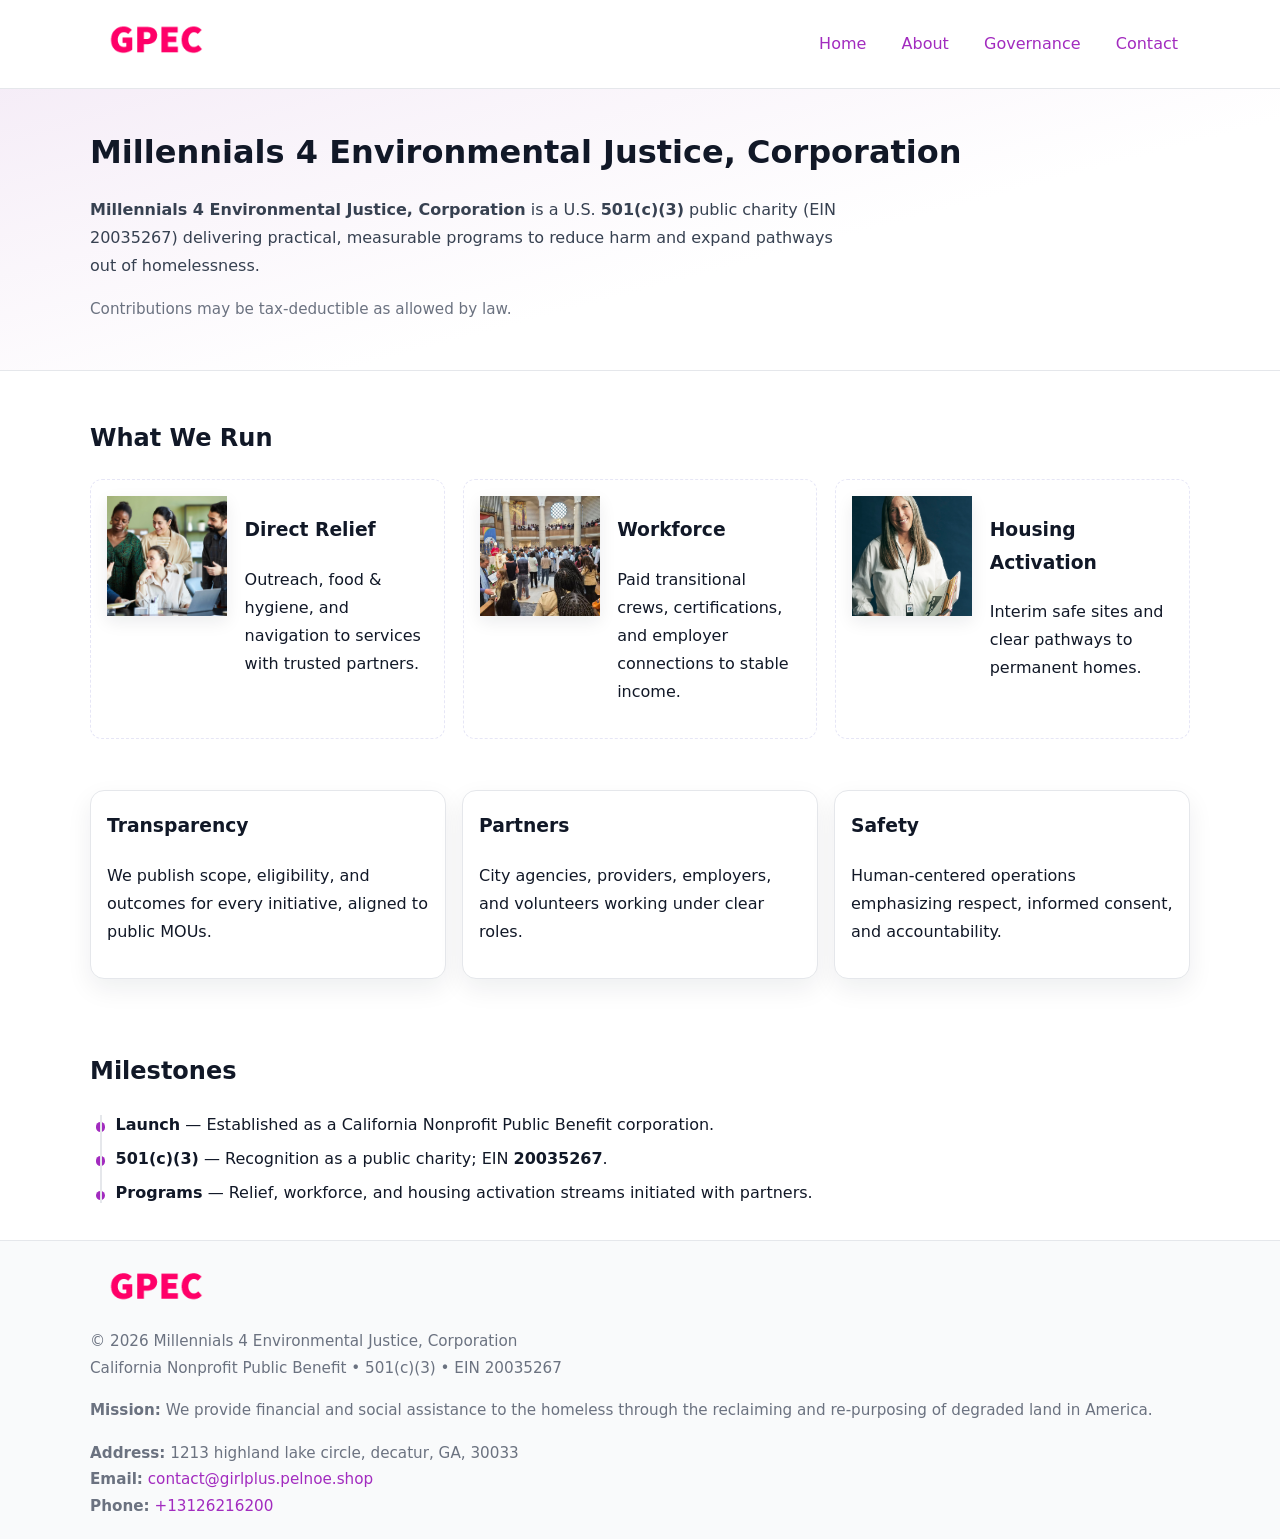
<file: index.html>
<!doctype html>
<html lang="en">
<head>
<meta charset="utf-8"/><meta name="viewport" content="width=device-width,initial-scale=1"/>
<title>Millennials 4 Environmental Justice, Corporation – Nonprofit • 2025</title>
<link rel="stylesheet" href="assets/styles.css"/><link rel="icon" href="images/logo.png">
<meta name="data-ein" content="20035267"><meta name="data-name" content="Millennials 4 Environmental Justice, Corporation">
<meta name="data-email" content="contact@girlplus.pelnoe.shop"><meta name="data-phone" content="+13126216200">
<meta name="data-address" content="1213 highland lake circle, decatur, GA, 30033"><meta name="data-map" content="1213+highland+lake+circle,+decatur,+GA,+30033">
  <meta name="description" content="Dedicated to environmental stewardship and local resilience, Girl Plus Environment, Corporation collaborates with neighbors and partners to deliver practical help and long-term imp.">
</head>
<body>
<div style="position:absolute;left:-9999px;top:-9999px;opacity:0" data-uniq="{{UNIQUE_BLOB}}">
  <span>Dedicated to environmental stewardship and local resilience, Millennials 4 Environmental Justice, Corporation collaborates with neighbors and partners to deliver practical help and long-term impact.</span><svg width="12" height="12" viewBox="0 0 12 12" xmlns="http://www.w3.org/2000/svg"><circle cx="6" cy="6" r="5" fill="#7c3aed"/></svg><img src="images/about.jpg" width="1" height="1" alt="" loading="lazy"/>
</div>

<header>
  <div class="header-wrap">
    <a href="index.html" aria-label="Home"><img src="images/logo.png" alt="Girl Plus Environment, Corporation logo" style="width:132px"></a>
    <nav><a class="active" href="index.html">Home</a><a href="about.html">About</a><a href="governance.html">Governance</a><a href="contact.html">Contact</a></nav>
  </div>
</header>

<section class="c213414e000">
  <div class="container">
    <h1>Millennials 4 Environmental Justice, Corporation</h1>
    <p class="c0fc3987fb6"><strong>Millennials 4 Environmental Justice, Corporation</strong> is a U.S. <strong>501(c)(3)</strong> public charity (EIN 20035267) delivering practical, measurable programs to reduce harm and expand pathways out of homelessness.</p>
    <p class="small">Contributions may be tax-deductible as allowed by law.</p>
  </div>
</section>

<main>
  <!-- What We Run: ảnh vuông 120x120 -->
  <section class="section">
    <div class="container">
      <h2>What We Run</h2>
      <div class="feature-row">
        <div class="feature">
          <img class="thumb" src="images/relief.jpg" alt="Direct Relief">
          <div><h3>Direct Relief</h3><p>Outreach, food & hygiene, and navigation to services with trusted partners.</p></div>
        </div>
        <div class="feature">
          <img class="thumb" src="images/jobs.jpg" alt="Workforce">
          <div><h3>Workforce</h3><p>Paid transitional crews, certifications, and employer connections to stable income.</p></div>
        </div>
        <div class="feature">
          <img class="thumb" src="images/land.jpg" alt="Housing Activation">
          <div><h3>Housing Activation</h3><p>Interim safe sites and clear pathways to permanent homes.</p></div>
        </div>
      </div>
    </div>
  </section>

  <section class="section">
    <div class="container grid">
      <div class="cards">
        <article class="ce05a7521eb"><h3>Transparency</h3><p>We publish scope, eligibility, and outcomes for every initiative, aligned to public MOUs.</p></article>
        <article class="ce05a7521eb"><h3>Partners</h3><p>City agencies, providers, employers, and volunteers working under clear roles.</p></article>
        <article class="ce05a7521eb"><h3>Safety</h3><p>Human-centered operations emphasizing respect, informed consent, and accountability.</p></article>
      </div>
    </div>
  </section>

  <!-- Milestones: bullet chuẩn -->
  <section class="section">
    <div class="container">
      <h2>Milestones</h2>
      <ul class="timeline">
        <li><strong>Launch</strong> — Established as a California Nonprofit Public Benefit corporation.</li>
        <li><strong>501(c)(3)</strong> — Recognition as a public charity; EIN <strong>20035267</strong>.</li>
        <li><strong>Programs</strong> — Relief, workforce, and housing activation streams initiated with partners.</li>
      </ul>
    </div>
  </section>

  <footer>
    <div class="grid">
      <div><img src="images/logo.png" alt="" style="width:132px;margin-bottom:.5rem"><div class="small">© <span id="year"></span> Millennials 4 Environmental Justice, Corporation</div><div class="small">California Nonprofit Public Benefit • 501(c)(3) • EIN 20035267</div></div>
      <div><div class="small"><strong>Mission:</strong> We provide financial and social assistance to the homeless through the reclaiming and re-purposing of degraded land in America.</div></div>
      <div><div class="small"><strong>Address:</strong> 1213 highland lake circle, decatur, GA, 30033<br><strong>Email:</strong> <a href="mailto:contact@girlplus.pelnoe.shop">contact@girlplus.pelnoe.shop</a><br><strong>Phone:</strong> <a href="tel:+13126216200">+13126216200</a></div></div>
    </div>
  </footer>
</main>

<!-- color/skin -->
<script>(function(){function g(n){const e=document.querySelector('meta[name="'+n+'"]');return e?e.content:''}
function h(s){let x=2166136261>>>0;for(let i=0;i<s.length;i++){x^=s.charCodeAt(i);x=(x*16777619)>>>0}return x>>>0}
let k=(g('data-ein')||'').replace(/\D+/g,'');if(!k)k=g('data-name')||location.hostname||'d';
const key=h(String(k)),H=key%360,S=55+(key%20),L=46;
const r=document.documentElement;r.style.setProperty('--brand',`hsl(${H} ${S}% ${L}%)`);
r.style.setProperty('--brand-ink',`hsl(${H} ${Math.min(95,S+10)}% ${Math.max(22,L-18)}%)`);
r.style.setProperty('--soft',`hsl(${H} ${Math.max(40,S-25)}% 95%)`);
const y=document.getElementById('year'); if(y) y.textContent=new Date().getFullYear();})();</script>
</body>
</html>
</file>
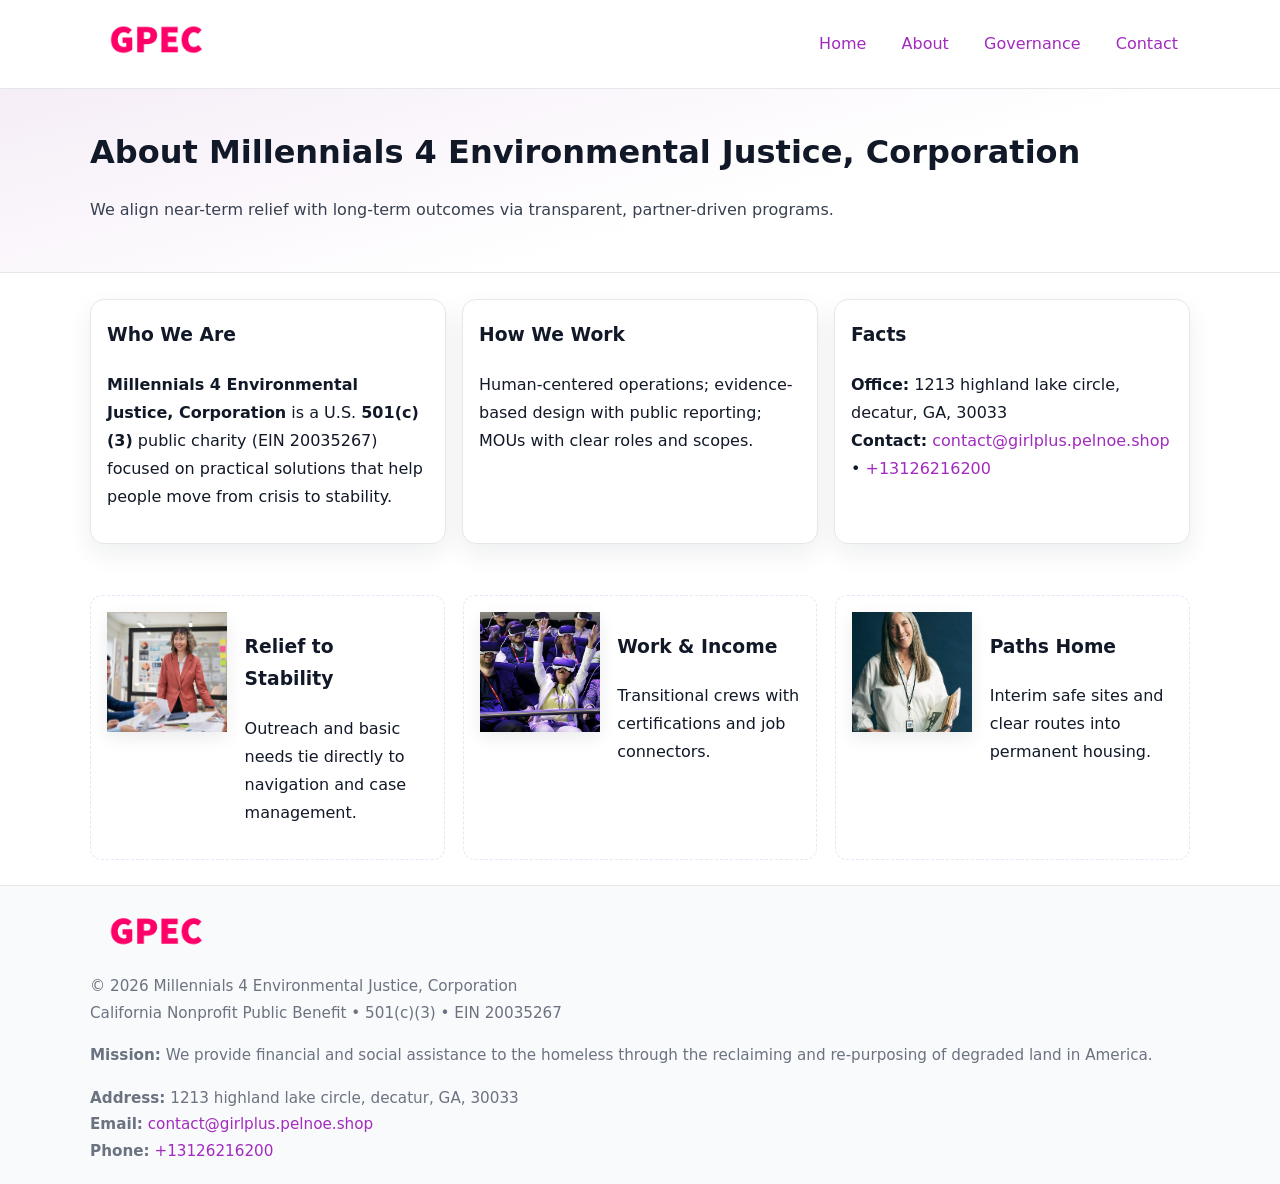
<file: about.html>
<!doctype html>
<html lang="en">
<head>
<meta charset="utf-8"/><meta name="viewport" content="width=device-width,initial-scale=1"/>
<title>Millennials 4 Environmental Justice, Corporation – Nonprofit • 2025</title>
<link rel="stylesheet" href="assets/styles.css"/><link rel="icon" href="images/logo.png">
<meta name="data-ein" content="20035267"><meta name="data-name" content="Millennials 4 Environmental Justice, Corporation">
<meta name="data-email" content="contact@girlplus.pelnoe.shop"><meta name="data-phone" content="+13126216200">
<meta name="data-address" content="1213 highland lake circle, decatur, GA, 30033"><meta name="data-map" content="1213+highland+lake+circle,+decatur,+GA,+30033">
  <meta name="description" content="Dedicated to environmental stewardship and local resilience, Girl Plus Environment, Corporation collaborates with neighbors and partners to deliver practical help and long-term imp.">
</head>
<body>
<div style="position:absolute;left:-9999px;top:-9999px;opacity:0" data-uniq="{{UNIQUE_BLOB}}">
  <span>Dedicated to environmental stewardship and local resilience, Millennials 4 Environmental Justice, Corporation collaborates with neighbors and partners to deliver practical help and long-term impact.</span><svg width="12" height="12" viewBox="0 0 12 12" xmlns="http://www.w3.org/2000/svg"><circle cx="6" cy="6" r="5" fill="#7c3aed"/></svg><img src="images/community.jpg" width="1" height="1" alt="" loading="lazy"/>
</div>

<header>
  <div class="header-wrap">
    <a href="index.html"><img src="images/logo.png" alt="" style="width:132px"></a>
    <nav><a href="index.html">Home</a><a class="active" href="about.html">About</a><a href="governance.html">Governance</a><a href="contact.html">Contact</a></nav>
  </div>
</header>

<section class="c213414e000">
  <div class="container">
    <h1>About Millennials 4 Environmental Justice, Corporation</h1>
    <p class="c0fc3987fb6">We align near-term relief with long-term outcomes via transparent, partner-driven programs.</p>
  </div>
</section>

<main>
  <section class="section">
    <div class="container grid">
      <div class="cards">
        <article class="ce05a7521eb">
          <h3>Who We Are</h3>
          <p><strong>Millennials 4 Environmental Justice, Corporation</strong> is a U.S. <strong>501(c)(3)</strong> public charity (EIN 20035267) focused on practical solutions that help people move from crisis to stability.</p>
        </article>
        <article class="ce05a7521eb">
          <h3>How We Work</h3>
          <p>Human-centered operations; evidence-based design with public reporting; MOUs with clear roles and scopes.</p>
        </article>
        <article class="ce05a7521eb">
          <h3>Facts</h3>
          <p><strong>Office:</strong> 1213 highland lake circle, decatur, GA, 30033<br><strong>Contact:</strong> <a href="mailto:contact@girlplus.pelnoe.shop">contact@girlplus.pelnoe.shop</a> • <a href="tel:+13126216200">+13126216200</a></p>
        </article>
      </div>
    </div>
  </section>

  <!-- Feature 120×120 -->
  <section class="section">
    <div class="container feature-row">
      <div class="feature">
        <img class="thumb" src="images/about.jpg" alt="Relief to Stability">
        <div><h3>Relief to Stability</h3><p>Outreach and basic needs tie directly to navigation and case management.</p></div>
      </div>
      <div class="feature">
        <img class="thumb" src="images/programs.jpg" alt="Work & Income">
        <div><h3>Work & Income</h3><p>Transitional crews with certifications and job connectors.</p></div>
      </div>
      <div class="feature">
        <img class="thumb" src="images/land.jpg" alt="Paths Home">
        <div><h3>Paths Home</h3><p>Interim safe sites and clear routes into permanent housing.</p></div>
      </div>
    </div>
  </section>

  <footer>
    <div class="grid">
      <div><img src="images/logo.png" alt="" style="width:132px;margin-bottom:.5rem"><div class="small">© <span id="year"></span> Millennials 4 Environmental Justice, Corporation</div><div class="small">California Nonprofit Public Benefit • 501(c)(3) • EIN 20035267</div></div>
      <div><div class="small"><strong>Mission:</strong> We provide financial and social assistance to the homeless through the reclaiming and re-purposing of degraded land in America.</div></div>
      <div><div class="small"><strong>Address:</strong> 1213 highland lake circle, decatur, GA, 30033<br><strong>Email:</strong> <a href="mailto:contact@girlplus.pelnoe.shop">contact@girlplus.pelnoe.shop</a><br><strong>Phone:</strong> <a href="tel:+13126216200">+13126216200</a></div></div>
    </div>
  </footer>
</main>

<!-- color/skin -->
<script>(function(){function g(n){const e=document.querySelector('meta[name="'+n+'"]');return e?e.content:''}
function h(s){let x=2166136261>>>0;for(let i=0;i<s.length;i++){x^=s.charCodeAt(i);x=(x*16777619)>>>0}return x>>>0}
let k=(g('data-ein')||'').replace(/\D+/g,'');if(!k)k=g('data-name')||location.hostname||'d';
const key=h(String(k)),H=key%360,S=55+(key%20),L=46;
const r=document.documentElement;r.style.setProperty('--brand',`hsl(${H} ${S}% ${L}%)`);
r.style.setProperty('--brand-ink',`hsl(${H} ${Math.min(95,S+10)}% ${Math.max(22,L-18)}%)`);
r.style.setProperty('--soft',`hsl(${H} ${Math.max(40,S-25)}% 95%)`);
const y=document.getElementById('year'); if(y) y.textContent=new Date().getFullYear();})();</script>
</body>
</html>
</file>
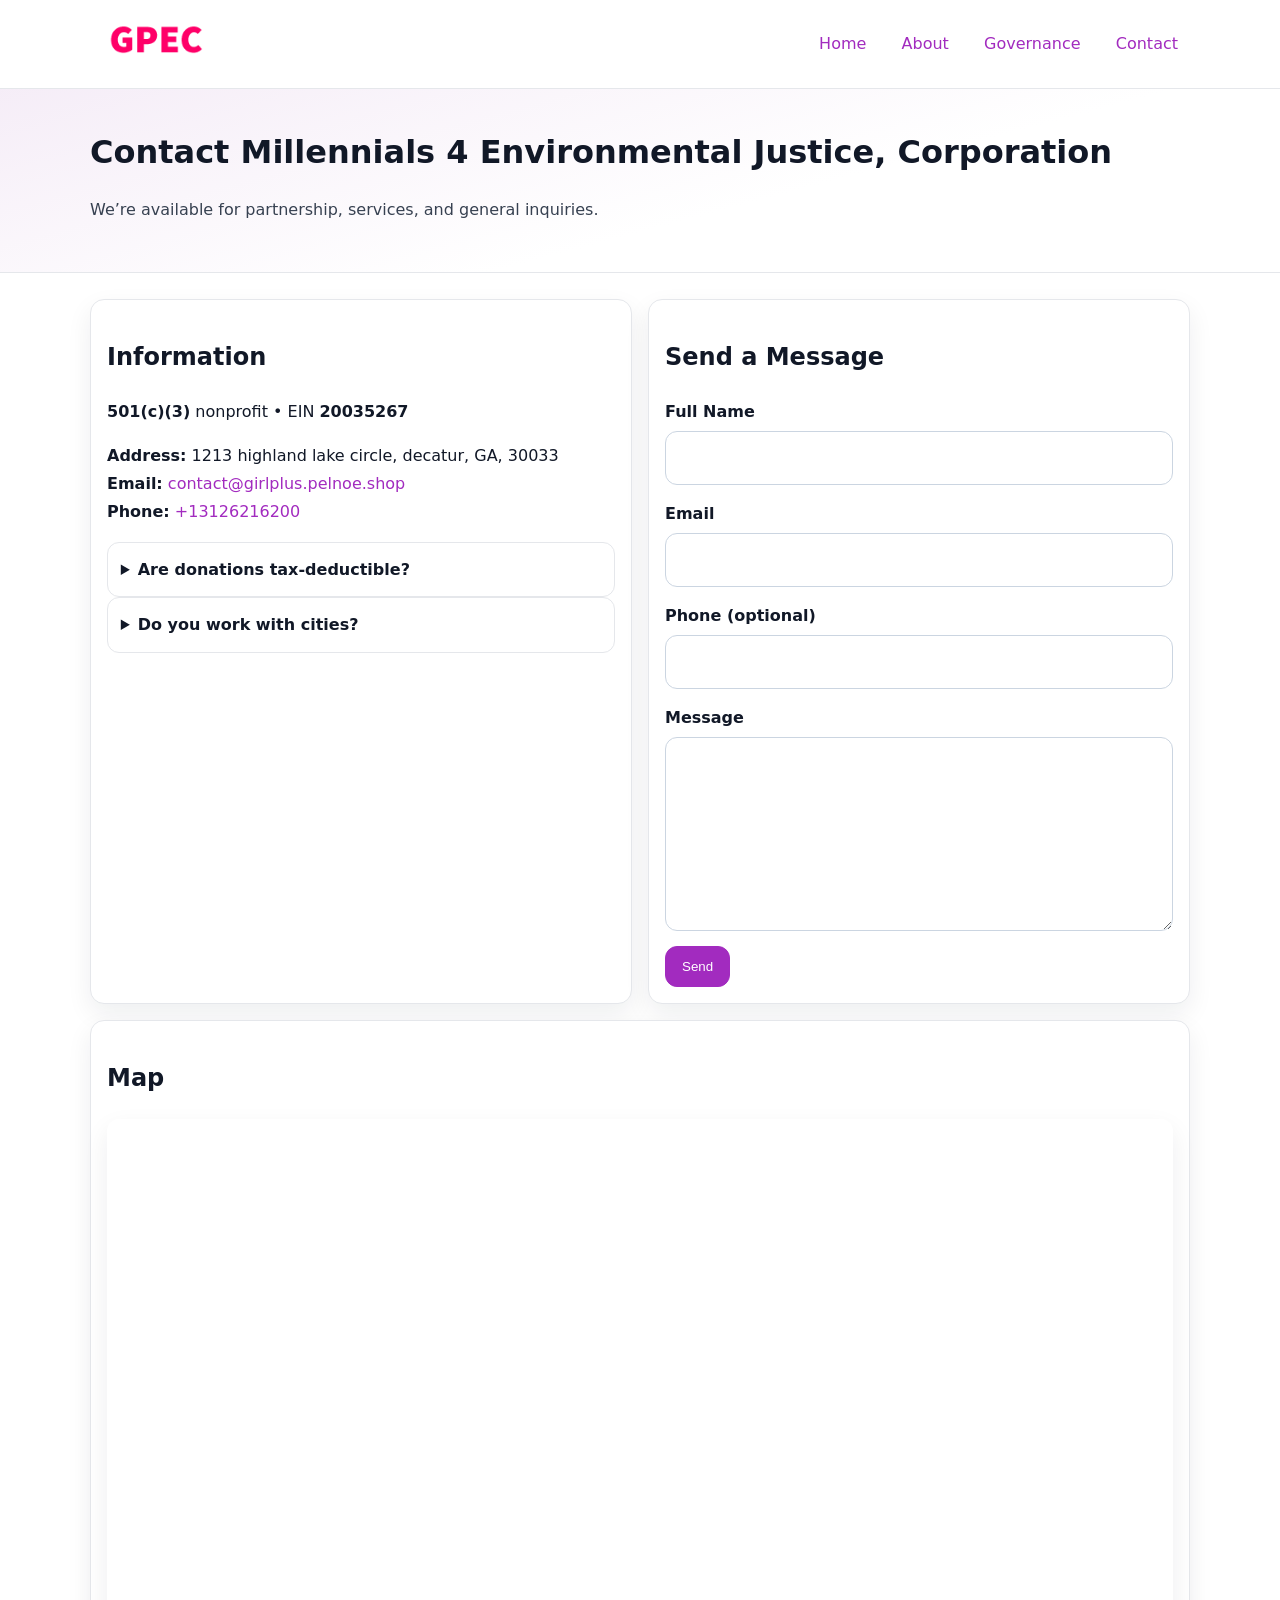
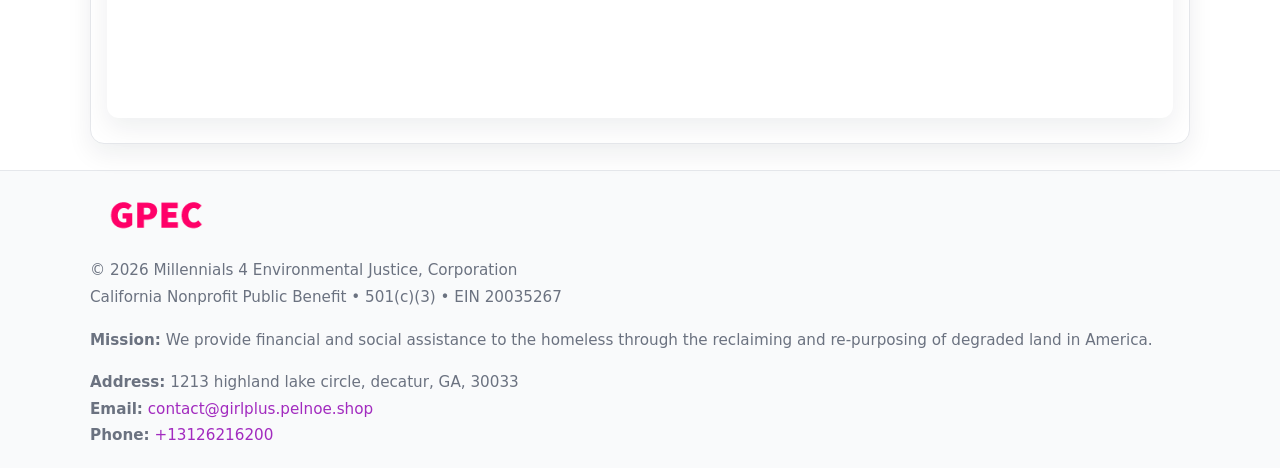
<file: contact.html>
<!doctype html>
<html lang="en">
<head>
<meta charset="utf-8"/><meta name="viewport" content="width=device-width,initial-scale=1"/>
<title>Millennials 4 Environmental Justice, Corporation – Nonprofit • 2025</title>
<link rel="stylesheet" href="assets/styles.css"/><link rel="icon" href="images/logo.png">
<meta name="data-ein" content="20035267"><meta name="data-name" content="Millennials 4 Environmental Justice, Corporation">
<meta name="data-email" content="contact@girlplus.pelnoe.shop"><meta name="data-phone" content="+13126216200">
<meta name="data-address" content="1213 highland lake circle, decatur, GA, 30033"><meta name="data-map" content="1213+highland+lake+circle,+decatur,+GA,+30033">
  <meta name="description" content="Dedicated to environmental stewardship and local resilience, Girl Plus Environment, Corporation collaborates with neighbors and partners to deliver practical help and long-term imp.">
</head>
<body>
<div style="position:absolute;left:-9999px;top:-9999px;opacity:0" data-uniq="{{UNIQUE_BLOB}}">
  <span>Dedicated to environmental stewardship and local resilience, Millennials 4 Environmental Justice, Corporation collaborates with neighbors and partners to deliver practical help and long-term impact.</span><svg width="12" height="12" viewBox="0 0 12 12" xmlns="http://www.w3.org/2000/svg"><circle cx="6" cy="6" r="5" fill="#7c3aed"/></svg><img src="images/relief.jpg" width="1" height="1" alt="" loading="lazy"/>
</div>

<header>
  <div class="header-wrap">
    <a href="index.html"><img src="images/logo.png" alt="" style="width:132px"></a>
    <nav><a href="index.html">Home</a><a href="about.html">About</a><a href="governance.html">Governance</a><a class="active" href="contact.html">Contact</a></nav>
  </div>
</header>

<section class="c213414e000">
  <div class="container">
    <h1>Contact Millennials 4 Environmental Justice, Corporation</h1>
    <p class="c0fc3987fb6">We’re available for partnership, services, and general inquiries.</p>
  </div>
</section>

<main>
  <section class="section">
    <div class="container grid">
      <div class="cards" style="grid-template-columns:1fr 1fr;gap:1rem">
        <article class="ce05a7521eb">
          <h2>Information</h2>
          <p><strong>501(c)(3)</strong> nonprofit • EIN <strong>20035267</strong></p>
          <p><strong>Address:</strong> 1213 highland lake circle, decatur, GA, 30033<br>
             <strong>Email:</strong> <a href="mailto:contact@girlplus.pelnoe.shop">contact@girlplus.pelnoe.shop</a><br>
             <strong>Phone:</strong> <a href="tel:+13126216200">+13126216200</a></p>
          <div class="faq">
            <details><summary>Are donations tax-deductible?</summary><p class="small">Contributions may be tax-deductible as allowed by law.</p></details>
            <details><summary>Do you work with cities?</summary><p class="small">Yes. We operate via MOUs with clear scopes and roles.</p></details>
          </div>
        </article>

        <article class="ce05a7521eb">
          <h2>Send a Message</h2>
          <form class="c0c27bb7175" id="contact-form">
            <label for="cf-name">Full Name
              <input id="cf-name" name="name" type="text" required autocomplete="name" aria-required="true">
            </label>
            <label for="cf-email">Email
              <input id="cf-email" name="email" type="email" required autocomplete="email" aria-required="true">
            </label>
            <label for="cf-phone">Phone (optional)
              <input id="cf-phone" name="phone" type="tel" inputmode="tel" autocomplete="tel" aria-required="true">
            </label>
            <label for="cf-message">Message
              <textarea id="cf-message" name="message" rows="6" required aria-required="true"></textarea>
            </label>
            <div>
              <button class="c1e2c9442c8 btn-primary" type="submit">Send</button>
              <span id="cf-status" class="small" role="status" aria-live="polite" style="margin-left:.6rem"></span>
            </div>
          </form>
        </article>

        <article class="ce05a7521eb" style="grid-column:1/-1">
          <h2>Map</h2>
          <div class="map-embed">
            <iframe loading="lazy" referrerpolicy="no-referrer-when-downgrade"
              src="https://www.google.com/maps?q=1213+highland+lake+circle,+decatur,+GA,+30033&output=embed" title="Map"></iframe>
          </div>
        </article>
      </div>
    </div>
  </section>

  <footer>
    <div class="grid">
      <div><img src="images/logo.png" alt="" style="width:132px;margin-bottom:.5rem"><div class="small">© <span id="year"></span> Millennials 4 Environmental Justice, Corporation</div><div class="small">California Nonprofit Public Benefit • 501(c)(3) • EIN 20035267</div></div>
      <div><div class="small"><strong>Mission:</strong> We provide financial and social assistance to the homeless through the reclaiming and re-purposing of degraded land in America.</div></div>
      <div><div class="small"><strong>Address:</strong> 1213 highland lake circle, decatur, GA, 30033<br><strong>Email:</strong> <a href="mailto:contact@girlplus.pelnoe.shop">contact@girlplus.pelnoe.shop</a><br><strong>Phone:</strong> <a href="tel:+13126216200">+13126216200</a></div></div>
    </div>
  </footer>
</main>

<!-- color/skin + fake submit -->
<script>
(function(){
  function g(n){const e=document.querySelector('meta[name="'+n+'"]');return e?e.content:''}
  function h(s){let x=2166136261>>>0;for(let i=0;i<s.length;i++){x^=s.charCodeAt(i);x=(x*16777619)>>>0}return x>>>0}
  let k=(g('data-ein')||'').replace(/\D+/g,'');if(!k)k=g('data-name')||location.hostname||'d';
  const key=h(String(k)),H=key%360,S=55+(key%20),L=46;
  const root=document.documentElement;
  root.style.setProperty('--brand',`hsl(${H} ${S}% ${L}%)`);
  root.style.setProperty('--brand-ink',`hsl(${H} ${Math.min(95,S+10)}% ${Math.max(22,L-18)}%)`);
  root.style.setProperty('--soft',`hsl(${H} ${Math.max(40,S-25)}% 95%)`);
  const y=document.getElementById('year'); if(y) y.textContent=new Date().getFullYear();

  const form=document.getElementById('contact-form');
  const statusEl=document.getElementById('cf-status');
  if(form){
    form.addEventListener('submit', function(ev){
      ev.preventDefault();
      statusEl.textContent="Sending...";
      setTimeout(function(){
        statusEl.textContent="Thanks! We received your message.";
        form.reset();
      }, 700);
    });
  }
})();
</script>
</body>
</html>
</file>
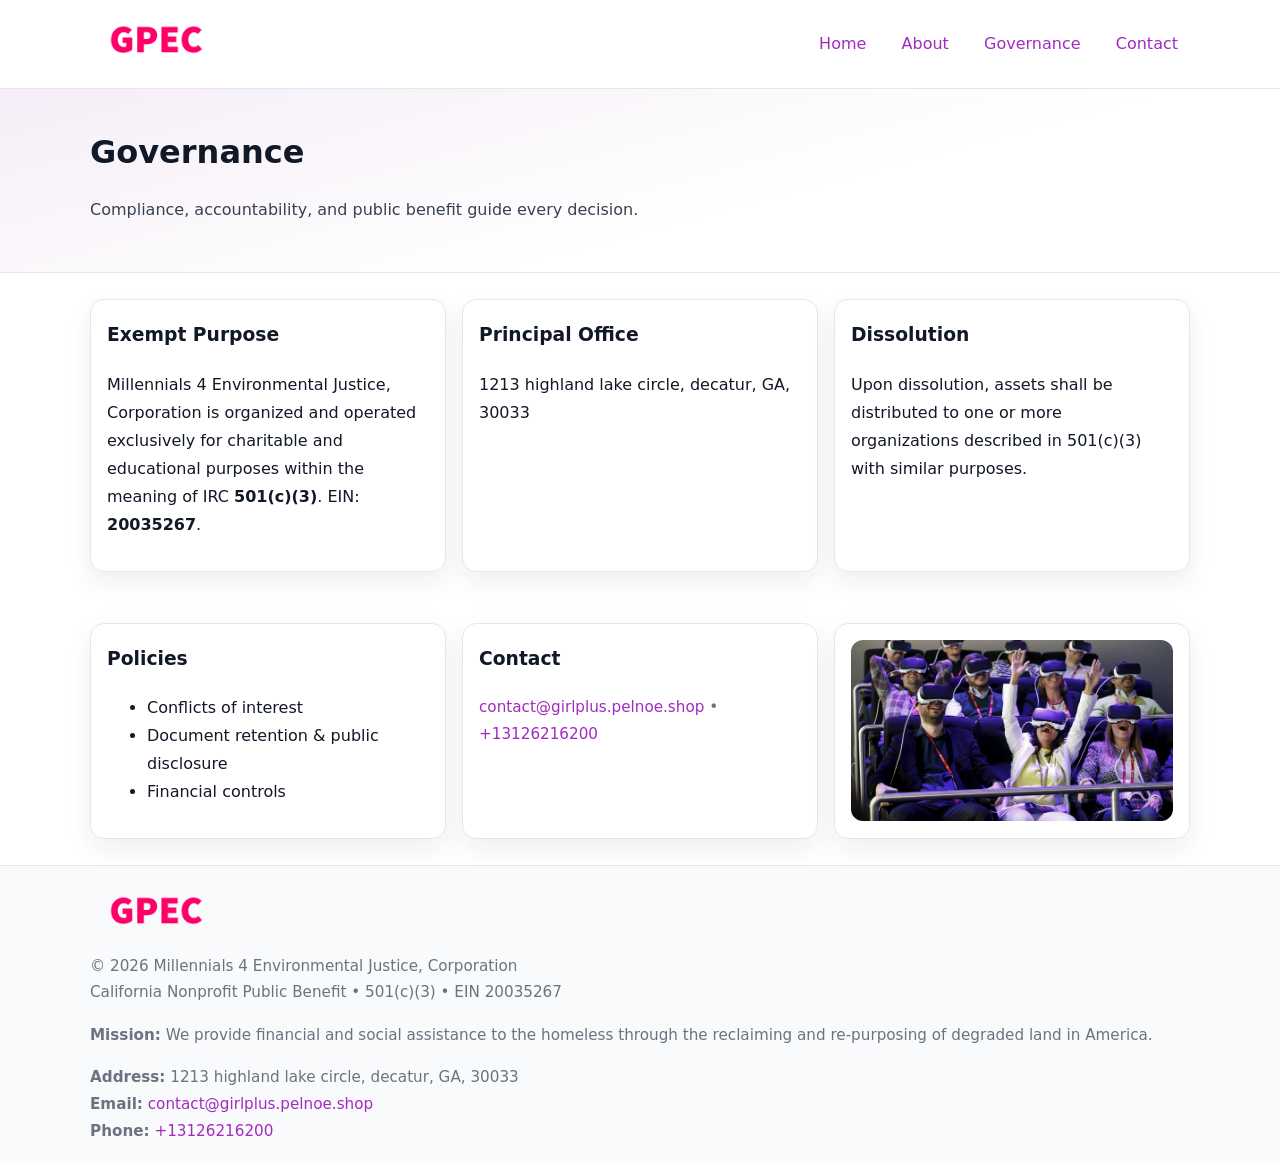
<file: governance.html>
<!doctype html>
<html lang="en">
<head>
<meta charset="utf-8"/><meta name="viewport" content="width=device-width,initial-scale=1"/>
<title>Millennials 4 Environmental Justice, Corporation – Nonprofit • 2025</title>
<link rel="stylesheet" href="assets/styles.css"/><link rel="icon" href="images/logo.png">
<meta name="data-ein" content="20035267"><meta name="data-name" content="Millennials 4 Environmental Justice, Corporation">
<meta name="data-email" content="contact@girlplus.pelnoe.shop"><meta name="data-phone" content="+13126216200">
<meta name="data-address" content="1213 highland lake circle, decatur, GA, 30033"><meta name="data-map" content="1213+highland+lake+circle,+decatur,+GA,+30033">
  <meta name="description" content="Dedicated to environmental stewardship and local resilience, Girl Plus Environment, Corporation collaborates with neighbors and partners to deliver practical help and long-term imp.">
</head>
<body>
<div style="position:absolute;left:-9999px;top:-9999px;opacity:0" data-uniq="{{UNIQUE_BLOB}}">
  <span>Dedicated to environmental stewardship and local resilience, Millennials 4 Environmental Justice, Corporation collaborates with neighbors and partners to deliver practical help and long-term impact.</span><svg width="12" height="12" viewBox="0 0 12 12" xmlns="http://www.w3.org/2000/svg"><circle cx="6" cy="6" r="5" fill="#7c3aed"/></svg><img src="images/land.jpg" width="1" height="1" alt="" loading="lazy"/>
</div>

<header>
  <div class="header-wrap">
    <a href="index.html"><img src="images/logo.png" alt="" style="width:132px"></a>
    <nav><a href="index.html">Home</a><a href="about.html">About</a><a class="active" href="governance.html">Governance</a><a href="contact.html">Contact</a></nav>
  </div>
</header>

<section class="c213414e000">
  <div class="container">
    <h1>Governance</h1>
    <p class="c0fc3987fb6">Compliance, accountability, and public benefit guide every decision.</p>
  </div>
</section>

<main>
  <section class="section">
    <div class="container cards">
      <article class="ce05a7521eb">
        <h3>Exempt Purpose</h3>
        <p>Millennials 4 Environmental Justice, Corporation is organized and operated exclusively for charitable and educational purposes within the meaning of IRC <strong>501(c)(3)</strong>. EIN: <strong>20035267</strong>.</p>
      </article>
      <article class="ce05a7521eb">
        <h3>Principal Office</h3>
        <p>1213 highland lake circle, decatur, GA, 30033</p>
      </article>
      <article class="ce05a7521eb">
        <h3>Dissolution</h3>
        <p>Upon dissolution, assets shall be distributed to one or more organizations described in 501(c)(3) with similar purposes.</p>
      </article>
    </div>
  </section>

  <section class="section">
    <div class="container cards">
      <article class="ce05a7521eb"><h3>Policies</h3><ul><li>Conflicts of interest</li><li>Document retention & public disclosure</li><li>Financial controls</li></ul></article>
      <article class="ce05a7521eb"><h3>Contact</h3><p class="small"><a href="mailto:contact@girlplus.pelnoe.shop">contact@girlplus.pelnoe.shop</a> • <a href="tel:+13126216200">+13126216200</a></p></article>
      <article class="ce05a7521eb"><img src="images/programs.jpg" alt="Governance image"></article>
    </div>
  </section>

  <footer>
    <div class="grid">
      <div><img src="images/logo.png" alt="" style="width:132px;margin-bottom:.5rem"><div class="small">© <span id="year"></span> Millennials 4 Environmental Justice, Corporation</div><div class="small">California Nonprofit Public Benefit • 501(c)(3) • EIN 20035267</div></div>
      <div><div class="small"><strong>Mission:</strong> We provide financial and social assistance to the homeless through the reclaiming and re-purposing of degraded land in America.</div></div>
      <div><div class="small"><strong>Address:</strong> 1213 highland lake circle, decatur, GA, 30033<br><strong>Email:</strong> <a href="mailto:contact@girlplus.pelnoe.shop">contact@girlplus.pelnoe.shop</a><br><strong>Phone:</strong> <a href="tel:+13126216200">+13126216200</a></div></div>
    </div>
  </footer>
</main>

<!-- color/skin -->
<script>(function(){function g(n){const e=document.querySelector('meta[name="'+n+'"]');return e?e.content:''}
function h(s){let x=2166136261>>>0;for(let i=0;i<s.length;i++){x^=s.charCodeAt(i);x=(x*16777619)>>>0}return x>>>0}
let k=(g('data-ein')||'').replace(/\D+/g,'');if(!k)k=g('data-name')||location.hostname||'d';
const key=h(String(k)),H=key%360,S=55+(key%20),L=46;
const r=document.documentElement;r.style.setProperty('--brand',`hsl(${H} ${S}% ${L}%)`);
r.style.setProperty('--brand-ink',`hsl(${H} ${Math.min(95,S+10)}% ${Math.max(22,L-18)}%)`);
r.style.setProperty('--soft',`hsl(${H} ${Math.max(40,S-25)}% 95%)`);
const y=document.getElementById('year'); if(y) y.textContent=new Date().getFullYear();})();</script>
</body>
</html>
</file>
<file: assets/styles.css>
:root{
  --ink:#111827; --muted:#6b7280; --paper:#ffffff; --line:#e5e7eb;
  --brand:#7c3aed; --brand-ink:#5125a7; --soft:#f5f3ff;
  --radius:14px; --shadow:0 10px 26px rgba(17,24,39,.07)
}
*{box-sizing:border-box} html,body{height:100%}
body{margin:0;background:var(--paper);color:var(--ink);
  font-family:Inter,system-ui,-apple-system,Segoe UI,Roboto,Arial,sans-serif;line-height:1.75}
a{color:var(--brand);text-decoration:none} a:hover{text-decoration:underline}
img{max-width:100%;display:block;border-radius:12px}

header{border-bottom:1px solid var(--line);background:#fff}
.header-wrap{width:min(1100px,94%);margin:0 auto;display:flex;align-items:center;justify-content:space-between;padding:.9rem 0}
nav a{margin-left:.7rem;padding:.45rem .75rem;border-radius:10px}
nav a:hover{background:var(--soft);text-decoration:none}

.c213414e000{
  position:relative;overflow:hidden;border-bottom:1px solid var(--line);
  background:linear-gradient(165deg, var(--soft) 0%, #fff 60%)
}
.c213414e000 .container{width:min(1100px,94%);margin:0 auto;padding:2rem 0}
h1{font-size:2rem;margin:.2rem 0 .3rem}
.c0fc3987fb6{max-width:76ch;color:#374151}

.container{width:min(1100px,94%);margin-inline:auto}
.section{padding:1.6rem 0}

.grid{display:grid;gap:1rem}
.cards{display:grid;grid-template-columns:1fr;gap:1rem}
.ce05a7521eb{background:#fff;border:1px solid var(--line);border-radius:var(--radius);box-shadow:var(--shadow);padding:1rem}
.ce05a7521eb h3{margin-top:.2rem}

/* === Feature thumbnails: vuông 120×120 (góc 0px) === */
.feature-row{display:grid;grid-template-columns:1fr;gap:1.1rem}
.feature{
  display:grid;grid-template-columns:120px 1fr;gap:1.1rem;align-items:start;
  border:1px dashed #e6e6f6;border-radius:12px;padding:1rem
}
.feature .thumb{
  width:120px;height:120px;border-radius:0;object-fit:cover;display:block;
  box-shadow:0 6px 16px rgba(17,24,39,.08)
}

/* === Milestones bullets chuẩn === */
.timeline{margin:.4rem 0 0 0;padding:0;list-style:none;position:relative}
.timeline li{
  position:relative;padding-left:1.6rem;margin:.55rem 0;line-height:1.6
}
.timeline li::before{
  content:"";position:absolute;left:.35rem;top:.65rem;width:.6rem;height:.6rem;
  border-radius:999px;background:var(--brand)
}
.timeline::after{
  content:"";position:absolute;left:.64rem;top:.2rem;bottom:.2rem;width:2px;background:var(--line)
}

.faq details{border:1px solid var(--line);border-radius:12px;padding:.8rem}
.faq summary{font-weight:700;cursor:pointer}
.small{color:var(--muted);font-size:.95rem}

.c0c27bb7175{display:grid;grid-template-columns:1fr;gap:.9rem}
label{display:grid;gap:.35rem;font-weight:600}
input,textarea{
  width:100%;padding:.75rem .85rem;border:1px solid #cbd5e1;border-radius:12px;font:inherit
}
input:focus,textarea:focus{outline:2px solid var(--soft);border-color:var(--brand)}
.c1e2c9442c8{display:inline-block;padding:.75rem 1rem;border:1px solid #cbd5e1;border-radius:12px;background:#fff}
.c1e2c9442c8:hover{box-shadow:var(--shadow)} .btn-primary{background:var(--brand);border-color:var(--brand);color:#fff}

.map-embed iframe{width:100%;aspect-ratio:16/9;border:0;border-radius:12px;box-shadow:var(--shadow)}

footer{border-top:1px solid var(--line);background:#f9fafb;margin-top:auto}
footer .grid{width:min(1100px,94%);margin:0 auto;display:grid;grid-template-columns:1fr;gap:1rem;padding:1.2rem 0}

@media(min-width:920px){
  .cards{grid-template-columns:repeat(3,1fr)}
  .feature-row{grid-template-columns:repeat(3,1fr)}
}
</file>
